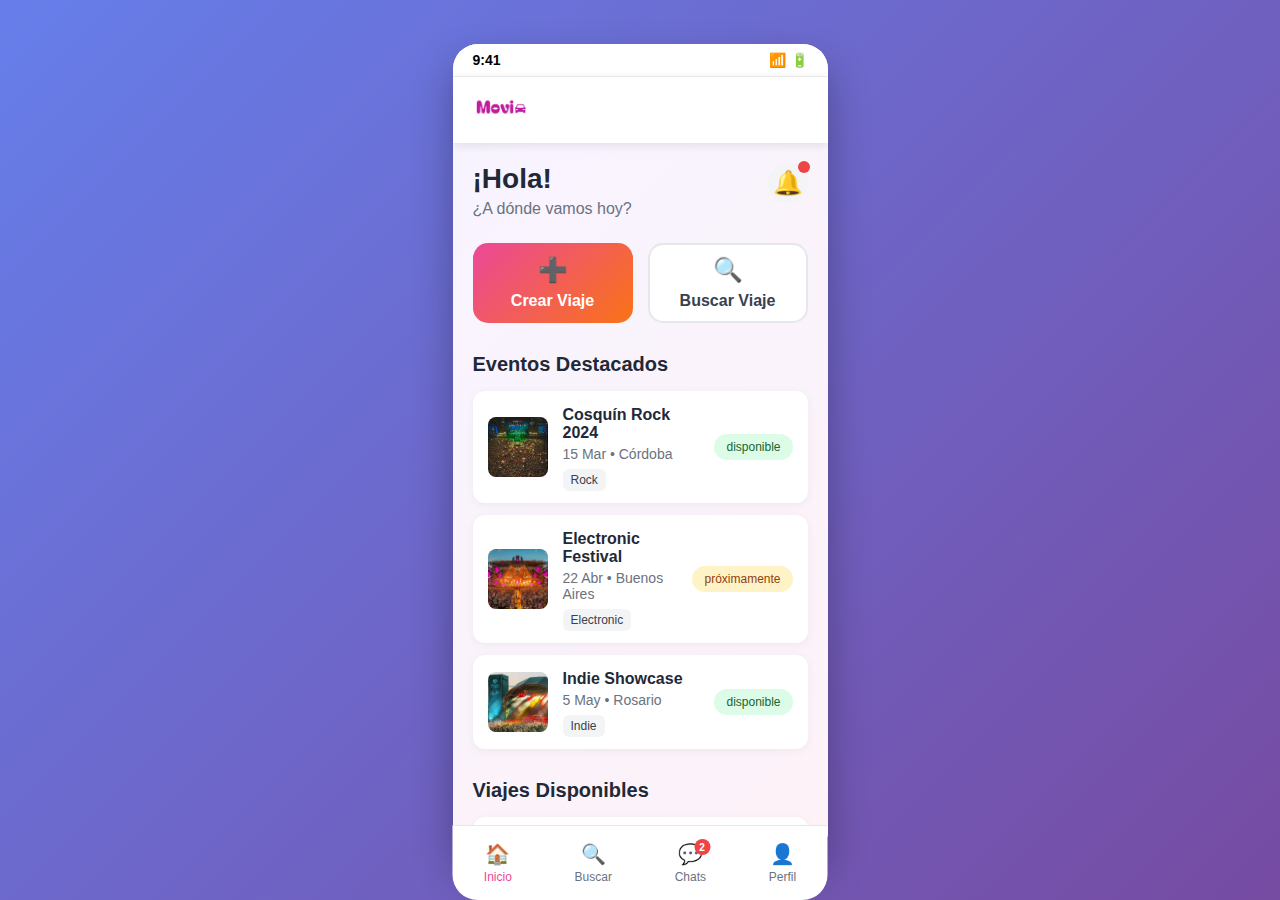
<file: movi-app.html>
<!DOCTYPE html>
<html lang="es">
<head>
    <meta charset="UTF-8">
    <meta name="viewport" content="width=device-width, initial-scale=1.0">
    <title>Movi - Tu viaje, mucho más que un destino</title>
    <link rel="stylesheet" href="styles.css">
</head>
<body>
    <div class="mobile-container">
        <!-- Status Bar -->
        <div class="status-bar">
            <span>9:41</span>
            <div class="status-icons">
                <span class="signal">📶</span>
                <span class="battery">🔋</span>
            </div>
        </div>

        <!-- App Header -->
        <div class="app-header">
            <img src="public/movi-logo-clean.png" alt="Movi Logo" class="logo">
        </div>

        <!-- Main Content -->
        <div class="main-content">
            <!-- Home Screen -->
            <div id="home-screen" class="screen active">
                <div class="welcome-section">
                    <div class="welcome-text">
                        <h1>¡Hola!</h1>
                        <p>¿A dónde vamos hoy?</p>
                    </div>
                    <div class="notification-icon">
                        <span class="bell">🔔</span>
                        <div class="notification-dot"></div>
                    </div>
                </div>

                <div class="quick-actions">
                    <button class="action-btn primary" onclick="showScreen('create')">
                        <span class="icon">➕</span>
                        <span>Crear Viaje</span>
                    </button>
                    <button class="action-btn secondary" onclick="showScreen('search')">
                        <span class="icon">🔍</span>
                        <span>Buscar Viaje</span>
                    </button>
                </div>

                <div class="section">
                    <h2>Eventos Destacados</h2>
                    <div class="events-list">
                        <div class="event-card">
                            <div class="event-image">
                                <img src="public/rock-festival.png" alt="Cosquín Rock">
                            </div>
                            <div class="event-info">
                                <h3>Cosquín Rock 2024</h3>
                                <p>15 Mar • Córdoba</p>
                                <span class="badge">Rock</span>
                            </div>
                            <span class="status available">disponible</span>
                        </div>
                        <div class="event-card">
                            <div class="event-image">
                                <img src="public/electronic-festival.png" alt="Electronic Festival">
                            </div>
                            <div class="event-info">
                                <h3>Electronic Festival</h3>
                                <p>22 Abr • Buenos Aires</p>
                                <span class="badge">Electronic</span>
                            </div>
                            <span class="status upcoming">próximamente</span>
                        </div>
                        <div class="event-card">
                            <div class="event-image">
                                <img src="public/indie-festival.png" alt="Indie Showcase">
                            </div>
                            <div class="event-info">
                                <h3>Indie Showcase</h3>
                                <p>5 May • Rosario</p>
                                <span class="badge">Indie</span>
                            </div>
                            <span class="status available">disponible</span>
                        </div>
                    </div>
                </div>

                <div class="section">
                    <h2>Viajes Disponibles</h2>
                    <div class="trips-list">
                        <div class="trip-card">
                            <div class="trip-header">
                                <div class="trip-info">
                                    <h3>Cosquín Rock 2024</h3>
                                    <p>por María José</p>
                                </div>
                                <div class="trip-price">
                                    <span class="price">$2,500</span>
                                    <span class="per-person">por persona</span>
                                </div>
                            </div>
                            <div class="trip-details">
                                <span>Buenos Aires → Córdoba</span>
                                <span>2/4 asientos</span>
                            </div>
                            <div class="trip-footer">
                                <span>15 Mar - 14:00</span>
                                <span>⭐ 4.9</span>
                            </div>
                        </div>
                        <div class="trip-card">
                            <div class="trip-header">
                                <div class="trip-info">
                                    <h3>Electronic Festival</h3>
                                    <p>por Lucas</p>
                                </div>
                                <div class="trip-price">
                                    <span class="price">$1,200</span>
                                    <span class="per-person">por persona</span>
                                </div>
                            </div>
                            <div class="trip-details">
                                <span>La Plata → Buenos Aires</span>
                                <span>1/3 asientos</span>
                            </div>
                            <div class="trip-footer">
                                <span>22 Abr - 16:30</span>
                                <span>⭐ 4.8</span>
                            </div>
                        </div>
                    </div>
                </div>
            </div>

            <!-- Create Trip Screen -->
            <div id="create-screen" class="screen">
                <div class="screen-header">
                    <button class="back-btn" onclick="showScreen('home')">←</button>
                    <h1>Crear Viaje</h1>
                </div>

                <div class="form-container">
                    <div class="form-group">
                        <div class="form-row">
                            <div class="form-field">
                                <label>Fecha</label>
                                <div class="input-with-icon">
                                    <input type="date" id="trip-date">
                                    <span class="input-icon">📅</span>
                                </div>
                            </div>
                            <div class="form-field">
                                <label>Hora</label>
                                <div class="input-with-icon">
                                    <input type="time" id="trip-time">
                                    <span class="input-icon">🕐</span>
                                </div>
                            </div>
                        </div>
                    </div>

                    <div class="form-group">
                        <label>Lugar de encuentro</label>
                        <div class="input-with-icon">
                            <input type="text" id="meeting-place" placeholder="Ej: Plaza San Martín, Buenos Aires...">
                            <span class="input-icon">📍</span>
                        </div>
                    </div>

                    <div class="form-group">
                        <label>Evento</label>
                        <div class="event-selector">
                            <div class="event-option" onclick="selectEvent(1)">
                                <div class="event-option-image">
                                    <img src="public/rock-festival.png" alt="Cosquín Rock">
                                </div>
                                <div class="event-option-info">
                                    <h3>Cosquín Rock 2024</h3>
                                    <p>15 Mar • Córdoba</p>
                                </div>
                                <span class="music-icon">🎵</span>
                            </div>
                            <div class="event-option" onclick="selectEvent(2)">
                                <div class="event-option-image">
                                    <img src="public/electronic-festival.png" alt="Electronic Festival">
                                </div>
                                <div class="event-option-info">
                                    <h3>Electronic Festival</h3>
                                    <p>22 Abr • Buenos Aires</p>
                                </div>
                                <span class="music-icon">🎵</span>
                            </div>
                            <div class="event-option" onclick="selectEvent(3)">
                                <div class="event-option-image">
                                    <img src="public/indie-festival.png" alt="Indie Showcase">
                                </div>
                                <div class="event-option-info">
                                    <h3>Indie Showcase</h3>
                                    <p>5 May • Rosario</p>
                                </div>
                                <span class="music-icon">🎵</span>
                            </div>
                        </div>
                    </div>

                    <div class="form-group">
                        <div class="form-row">
                            <div class="form-field">
                                <label>Pasajeros</label>
                                <div class="input-with-icon">
                                    <input type="number" id="passengers" min="1" max="4" value="3">
                                    <span class="input-icon">👥</span>
                                </div>
                            </div>
                            <div class="form-field">
                                <label>Precio por persona</label>
                                <div class="input-with-icon">
                                    <input type="number" id="price" placeholder="2500">
                                    <span class="input-icon">💰</span>
                                </div>
                            </div>
                        </div>
                    </div>

                    <div class="form-group">
                        <label>Descripción</label>
                        <textarea id="description" placeholder="Ej: Viaje al Cosquín Rock! Salimos temprano, buena música en el auto..." maxlength="200" oninput="updateCharCount()"></textarea>
                        <div class="char-count">
                            <span id="char-remaining">200</span> caracteres restantes
                        </div>
                    </div>

                    <div class="form-actions">
                        <button class="btn primary full-width" onclick="createTrip()">
                            <span class="icon">🚗</span>
                            Crear Viaje
                        </button>
                        <button class="btn secondary full-width" onclick="showScreen('home')">
                            Cancelar
                        </button>
                    </div>
                </div>
            </div>

            <!-- Search Screen -->
            <div id="search-screen" class="screen">
                <div class="screen-header">
                    <button class="back-btn" onclick="showScreen('home')">←</button>
                    <h1>Buscar Viajes</h1>
                </div>

                <div class="search-container">
                    <div class="search-filters">
                        <div class="input-with-icon">
                            <input type="text" placeholder="¿A qué evento querés ir?">
                            <span class="input-icon">🔍</span>
                        </div>
                        <div class="filter-row">
                            <input type="date" placeholder="Fecha">
                            <input type="text" placeholder="Desde">
                        </div>
                    </div>

                    <div class="section">
                        <h2>Viajes Disponibles</h2>
                        <div class="search-results">
                            <div class="search-trip-card">
                                <div class="trip-header">
                                    <div class="trip-info">
                                        <h3>Cosquín Rock 2024</h3>
                                        <div class="driver-info">
                                            <div class="driver-avatar">MJ</div>
                                            <span>María José</span>
                                            <span>⭐ 4.9</span>
                                        </div>
                                    </div>
                                    <div class="trip-price">
                                        <span class="price">$2,500</span>
                                        <span class="per-person">por persona</span>
                                    </div>
                                </div>
                                <div class="trip-details">
                                    <div class="detail-row">
                                        <span>📍 Buenos Aires → Córdoba</span>
                                        <span>🕐 15 Mar - 14:00</span>
                                    </div>
                                    <div class="detail-row">
                                        <span>👥 2/4 disponibles</span>
                                        <span class="verified-badge">Verificado</span>
                                    </div>
                                </div>
                                <button class="btn primary full-width" onclick="requestTrip()">
                                    Solicitar Viaje
                                </button>
                            </div>
                            <div class="search-trip-card">
                                <div class="trip-header">
                                    <div class="trip-info">
                                        <h3>Electronic Festival</h3>
                                        <div class="driver-info">
                                            <div class="driver-avatar">LC</div>
                                            <span>Lucas</span>
                                            <span>⭐ 4.8</span>
                                        </div>
                                    </div>
                                    <div class="trip-price">
                                        <span class="price">$1,200</span>
                                        <span class="per-person">por persona</span>
                                    </div>
                                </div>
                                <div class="trip-details">
                                    <div class="detail-row">
                                        <span>📍 La Plata → Buenos Aires</span>
                                        <span>🕐 22 Abr - 16:30</span>
                                    </div>
                                    <div class="detail-row">
                                        <span>👥 1/3 disponibles</span>
                                        <span class="verified-badge">Verificado</span>
                                    </div>
                                </div>
                                <button class="btn primary full-width" onclick="requestTrip()">
                                    Solicitar Viaje
                                </button>
                            </div>
                        </div>
                    </div>
                </div>
            </div>

            <!-- Chat Screen -->
            <div id="chat-screen" class="screen">
                <div class="screen-header">
                    <button class="back-btn" onclick="showScreen('home')">←</button>
                    <h1>Mensajes</h1>
                    <button class="header-btn" onclick="showNotifications()">🔔</button>
                </div>

                <div class="chat-container">
                    <div class="chat-list">
                        <div class="chat-item" onclick="openChat('maria')">
                            <div class="chat-avatar">MJ</div>
                            <div class="chat-info">
                                <div class="chat-header">
                                    <h3>María José</h3>
                                    <span class="chat-time">14:30</span>
                                </div>
                                <p class="chat-preview">¡Perfecto! Nos vemos mañana a las 14:00 en Plaza San Martín</p>
                                <div class="chat-badges">
                                    <span class="trip-badge">Cosquín Rock</span>
                                    <span class="unread-badge">2</span>
                                </div>
                            </div>
                        </div>
                        <div class="chat-item" onclick="openChat('lucas')">
                            <div class="chat-avatar">LC</div>
                            <div class="chat-info">
                                <div class="chat-header">
                                    <h3>Lucas</h3>
                                    <span class="chat-time">12:15</span>
                                </div>
                                <p class="chat-preview">¿Llevamos algo para el viaje?</p>
                                <div class="chat-badges">
                                    <span class="trip-badge">Electronic Festival</span>
                                </div>
                            </div>
                        </div>
                        <div class="chat-item" onclick="openChat('valentina')">
                            <div class="chat-avatar">VS</div>
                            <div class="chat-info">
                                <div class="chat-header">
                                    <h3>Valentina</h3>
                                    <span class="chat-time">Ayer</span>
                                </div>
                                <p class="chat-preview">Gracias por el viaje! Todo perfecto 🎵</p>
                                <div class="chat-badges">
                                    <span class="trip-badge completed">Completado</span>
                                </div>
                            </div>
                        </div>
                    </div>
                </div>
            </div>

            <!-- Individual Chat Screen -->
            <div id="individual-chat-screen" class="screen">
                <div class="chat-header-bar">
                    <button class="back-btn" onclick="showScreen('chat')">←</button>
                    <div class="chat-user-info">
                        <div class="chat-avatar small" id="current-chat-avatar">MJ</div>
                        <div>
                            <h3 id="current-chat-name">María José</h3>
                            <p class="online-status">En línea</p>
                        </div>
                    </div>
                    <button class="header-btn" onclick="showTripDetails()">ℹ️</button>
                </div>

                <div class="chat-messages" id="chat-messages">
                    <div class="message received">
                        <div class="message-content">
                            <p>¡Hola! Vi que te interesa ir al Cosquín Rock</p>
                            <span class="message-time">14:20</span>
                        </div>
                    </div>
                    <div class="message sent">
                        <div class="message-content">
                            <p>¡Sí! ¿Cuándo salimos?</p>
                            <span class="message-time">14:22</span>
                        </div>
                    </div>
                    <div class="message received">
                        <div class="message-content">
                            <p>Mañana a las 14:00 desde Plaza San Martín. ¿Te parece bien?</p>
                            <span class="message-time">14:25</span>
                        </div>
                    </div>
                    <div class="message sent">
                        <div class="message-content">
                            <p>¡Perfecto! Ahí estaré 🎸</p>
                            <span class="message-time">14:30</span>
                        </div>
                    </div>
                </div>

                <div class="chat-input-container">
                    <div class="chat-input-bar">
                        <input type="text" id="message-input" placeholder="Escribe un mensaje...">
                        <button class="send-btn" onclick="sendMessage()">📤</button>
                    </div>
                </div>
            </div>

            <!-- Profile Screen -->
            <div id="profile-screen" class="screen">
                <div class="screen-header">
                    <button class="back-btn" onclick="showScreen('home')">←</button>
                    <h1>Mi Perfil</h1>
                    <button class="header-btn" onclick="editProfile()">✏️</button>
                </div>

                <div class="profile-container">
                    <div class="profile-header">
                        <div class="profile-avatar-large">
                            <span id="user-initials">TU</span>
                        </div>
                        <h2 id="user-name">Tu Usuario</h2>
                        <div class="profile-rating">
                            <span>⭐ 4.9</span>
                            <span class="rating-count">(47 viajes)</span>
                        </div>
                        <div class="profile-badges">
                            <span class="badge verified">✓ Verificado</span>
                            <span class="badge experienced">🏆 Conductor Experto</span>
                        </div>
                    </div>

                    <div class="profile-stats">
                        <div class="stat-item">
                            <span class="stat-number">47</span>
                            <span class="stat-label">Viajes</span>
                        </div>
                        <div class="stat-item">
                            <span class="stat-number">23</span>
                            <span class="stat-label">Como conductor</span>
                        </div>
                        <div class="stat-item">
                            <span class="stat-number">24</span>
                            <span class="stat-label">Como pasajero</span>
                        </div>
                    </div>

                    <div class="profile-sections">
                        <div class="profile-section">
                            <h3>Información Personal</h3>
                            <div class="info-item">
                                <span class="info-label">📧 Email:</span>
                                <span class="info-value">usuario@email.com</span>
                            </div>
                            <div class="info-item">
                                <span class="info-label">📱 Teléfono:</span>
                                <span class="info-value">+54 11 1234-5678</span>
                            </div>
                            <div class="info-item">
                                <span class="info-label">📍 Ciudad:</span>
                                <span class="info-value">Buenos Aires</span>
                            </div>
                        </div>

                        <div class="profile-section">
                            <h3>Preferencias Musicales</h3>
                            <div class="music-preferences">
                                <span class="music-tag">🎸 Rock</span>
                                <span class="music-tag">🎵 Pop</span>
                                <span class="music-tag">🎤 Indie</span>
                                <span class="music-tag">🎧 Electronic</span>
                            </div>
                        </div>

                        <div class="profile-section">
                            <h3>Historial Reciente</h3>
                            <div class="trip-history">
                                <div class="history-item">
                                    <div class="history-icon">🎸</div>
                                    <div class="history-info">
                                        <h4>Cosquín Rock 2024</h4>
                                        <p>Conductor • 15 Mar 2024</p>
                                    </div>
                                    <span class="history-rating">⭐ 4.9</span>
                                </div>
                                <div class="history-item">
                                    <div class="history-icon">🎵</div>
                                    <div class="history-info">
                                        <h4>Lollapalooza</h4>
                                        <p>Pasajero • 28 Feb 2024</p>
                                    </div>
                                    <span class="history-rating">⭐ 5.0</span>
                                </div>
                            </div>
                        </div>

                        <div class="profile-actions">
                            <button class="btn secondary full-width" onclick="showSettings()">
                                ⚙️ Configuración
                            </button>
                            <button class="btn secondary full-width" onclick="showHelp()">
                                ❓ Ayuda y Soporte
                            </button>
                            <button class="btn danger full-width" onclick="logout()">
                                🚪 Cerrar Sesión
                            </button>
                        </div>
                    </div>
                </div>
            </div>

            <!-- Notifications Overlay -->
            <div id="notifications-overlay" class="overlay">
                <div class="notifications-panel">
                    <div class="notifications-header">
                        <h3>Notificaciones</h3>
                        <button class="close-btn" onclick="hideNotifications()">✕</button>
                    </div>
                    <div class="notifications-list">
                        <div class="notification-item unread">
                            <div class="notification-icon">💬</div>
                            <div class="notification-content">
                                <h4>Nuevo mensaje de María José</h4>
                                <p>¡Perfecto! Nos vemos mañana a las 14:00...</p>
                                <span class="notification-time">Hace 5 min</span>
                            </div>
                        </div>
                        <div class="notification-item unread">
                            <div class="notification-icon">🚗</div>
                            <div class="notification-content">
                                <h4>Viaje confirmado</h4>
                                <p>Tu viaje al Cosquín Rock ha sido confirmado</p>
                                <span class="notification-time">Hace 1 hora</span>
                            </div>
                        </div>
                        <div class="notification-item">
                            <div class="notification-icon">⭐</div>
                            <div class="notification-content">
                                <h4>Nueva calificación recibida</h4>
                                <p>Valentina te calificó con 5 estrellas</p>
                                <span class="notification-time">Ayer</span>
                            </div>
                        </div>
                    </div>
                </div>
            </div>
        </div>

        <!-- Bottom Navigation -->
        <div class="bottom-nav">
            <button class="nav-btn active" onclick="showScreen('home')">
                <span class="nav-icon">🏠</span>
                <span class="nav-label">Inicio</span>
            </button>
            <button class="nav-btn" onclick="showScreen('search')">
                <span class="nav-icon">🔍</span>
                <span class="nav-label">Buscar</span>
            </button>
            <button class="nav-btn" onclick="showScreen('chat')">
                <span class="nav-icon">💬</span>
                <span class="nav-label">Chats</span>
                <div class="nav-badge">3</div>
            </button>
            <button class="nav-btn" onclick="showScreen('profile')">
                <span class="nav-icon">👤</span>
                <span class="nav-label">Perfil</span>
            </button>
        </div>
    </div>

    <script src="script.js"></script>
</body>
</html>
</file>
<file: styles.css>
* {
  margin: 0;
  padding: 0;
  box-sizing: border-box;
}

body {
  font-family: -apple-system, BlinkMacSystemFont, "Segoe UI", Roboto, sans-serif;
  background: linear-gradient(135deg, #667eea 0%, #764ba2 100%);
  min-height: 100vh;
  display: flex;
  justify-content: center;
  align-items: center;
  padding: 20px;
}

.mobile-container {
  width: 375px;
  height: 812px;
  background: white;
  border-radius: 25px;
  overflow: hidden;
  box-shadow: 0 20px 40px rgba(0, 0, 0, 0.3);
  position: relative;
  display: flex;
  flex-direction: column;
}

/* Status Bar */
.status-bar {
  background: white;
  padding: 8px 20px;
  display: flex;
  justify-content: space-between;
  align-items: center;
  font-size: 14px;
  font-weight: 600;
  border-bottom: 1px solid #f0f0f0;
}

.status-icons {
  display: flex;
  gap: 5px;
  align-items: center;
}

/* App Header */
.app-header {
  background: white;
  padding: 15px 20px;
  box-shadow: 0 2px 10px rgba(0, 0, 0, 0.1);
  z-index: 10;
}

.logo {
  height: 32px;
  width: auto;
}

/* Main Content */
.main-content {
  flex: 1;
  background: linear-gradient(135deg, #f8f4ff 0%, #fdf2f8 100%);
  overflow-y: auto;
  padding: 20px;
  padding-bottom: 80px;
}

.screen {
  display: none;
}

.screen.active {
  display: block;
}

/* Welcome Section */
.welcome-section {
  display: flex;
  justify-content: space-between;
  align-items: flex-start;
  margin-bottom: 25px;
}

.welcome-text h1 {
  font-size: 28px;
  font-weight: 700;
  color: #1f2937;
  margin-bottom: 5px;
}

.welcome-text p {
  color: #6b7280;
  font-size: 16px;
}

.notification-icon {
  position: relative;
}

.bell {
  font-size: 24px;
}

.notification-dot {
  position: absolute;
  top: -2px;
  right: -2px;
  width: 12px;
  height: 12px;
  background: #ef4444;
  border-radius: 50%;
}

/* Quick Actions */
.quick-actions {
  display: grid;
  grid-template-columns: 1fr 1fr;
  gap: 15px;
  margin-bottom: 30px;
}

.action-btn {
  height: 80px;
  border: none;
  border-radius: 15px;
  display: flex;
  flex-direction: column;
  align-items: center;
  justify-content: center;
  gap: 8px;
  font-size: 16px;
  font-weight: 600;
  cursor: pointer;
  transition: all 0.3s ease;
}

.action-btn.primary {
  background: linear-gradient(135deg, #ec4899 0%, #f97316 100%);
  color: white;
}

.action-btn.secondary {
  background: white;
  color: #374151;
  border: 2px solid #e5e7eb;
}

.action-btn:hover {
  transform: translateY(-2px);
  box-shadow: 0 10px 20px rgba(0, 0, 0, 0.1);
}

.action-btn .icon {
  font-size: 24px;
}

/* Sections */
.section {
  margin-bottom: 30px;
}

.section h2 {
  font-size: 20px;
  font-weight: 700;
  color: #1f2937;
  margin-bottom: 15px;
}

/* Event Cards */
.events-list {
  display: flex;
  flex-direction: column;
  gap: 12px;
}

.event-card {
  background: white;
  border-radius: 12px;
  padding: 15px;
  display: flex;
  align-items: center;
  gap: 15px;
  box-shadow: 0 2px 10px rgba(0, 0, 0, 0.05);
  transition: transform 0.2s ease;
}

.event-card:hover {
  transform: translateY(-2px);
}

.event-image {
  width: 60px;
  height: 60px;
  border-radius: 8px;
  overflow: hidden;
}

.event-image img {
  width: 100%;
  height: 100%;
  object-fit: cover;
}

.event-info {
  flex: 1;
}

.event-info h3 {
  font-size: 16px;
  font-weight: 600;
  color: #1f2937;
  margin-bottom: 4px;
}

.event-info p {
  color: #6b7280;
  font-size: 14px;
  margin-bottom: 8px;
}

.badge {
  background: #f3f4f6;
  color: #374151;
  padding: 4px 8px;
  border-radius: 6px;
  font-size: 12px;
  font-weight: 500;
}

.status {
  padding: 6px 12px;
  border-radius: 20px;
  font-size: 12px;
  font-weight: 500;
}

.status.available {
  background: #dcfce7;
  color: #166534;
}

.status.upcoming {
  background: #fef3c7;
  color: #92400e;
}

/* Trip Cards */
.trips-list {
  display: flex;
  flex-direction: column;
  gap: 15px;
}

.trip-card {
  background: white;
  border-radius: 12px;
  padding: 20px;
  box-shadow: 0 2px 10px rgba(0, 0, 0, 0.05);
}

.trip-header {
  display: flex;
  justify-content: space-between;
  align-items: flex-start;
  margin-bottom: 15px;
}

.trip-info h3 {
  font-size: 16px;
  font-weight: 600;
  color: #1f2937;
  margin-bottom: 4px;
}

.trip-info p {
  color: #6b7280;
  font-size: 14px;
}

.trip-price {
  text-align: right;
}

.price {
  font-size: 18px;
  font-weight: 700;
  color: #059669;
}

.per-person {
  display: block;
  font-size: 12px;
  color: #6b7280;
}

.trip-details {
  display: flex;
  justify-content: space-between;
  color: #6b7280;
  font-size: 14px;
  margin-bottom: 10px;
}

.trip-footer {
  display: flex;
  justify-content: space-between;
  color: #6b7280;
  font-size: 14px;
}

/* Screen Header */
.screen-header {
  display: flex;
  align-items: center;
  gap: 15px;
  margin-bottom: 25px;
}

.back-btn {
  background: none;
  border: none;
  font-size: 24px;
  cursor: pointer;
  color: #374151;
  padding: 5px;
}

.screen-header h1 {
  font-size: 24px;
  font-weight: 700;
  color: #1f2937;
}

/* Form Styles */
.form-container {
  background: white;
  border-radius: 15px;
  padding: 25px;
  box-shadow: 0 4px 20px rgba(0, 0, 0, 0.08);
}

.form-group {
  margin-bottom: 25px;
}

.form-row {
  display: grid;
  grid-template-columns: 1fr 1fr;
  gap: 15px;
  margin-top: 15px;
}

.filter-row input {
  padding: 12px 15px;
  border: 2px solid #e5e7eb;
  border-radius: 10px;
  font-size: 16px;
}

.form-field label,
.form-group > label {
  display: block;
  font-size: 14px;
  font-weight: 600;
  color: #374151;
  margin-bottom: 8px;
}

.input-with-icon {
  position: relative;
}

.input-with-icon input {
  width: 100%;
  padding: 12px 40px 12px 15px;
  border: 2px solid #e5e7eb;
  border-radius: 10px;
  font-size: 16px;
  transition: border-color 0.3s ease;
}

.input-with-icon input:focus {
  outline: none;
  border-color: #ec4899;
}

.input-icon {
  position: absolute;
  right: 12px;
  top: 50%;
  transform: translateY(-50%);
  font-size: 16px;
}

textarea {
  width: 100%;
  padding: 15px;
  border: 2px solid #e5e7eb;
  border-radius: 10px;
  font-size: 16px;
  font-family: inherit;
  resize: vertical;
  min-height: 80px;
  transition: border-color 0.3s ease;
}

textarea:focus {
  outline: none;
  border-color: #ec4899;
}

.char-count {
  text-align: right;
  font-size: 12px;
  color: #6b7280;
  margin-top: 5px;
}

/* Event Selector */
.event-selector {
  display: flex;
  flex-direction: column;
  gap: 10px;
}

.event-option {
  display: flex;
  align-items: center;
  gap: 15px;
  padding: 15px;
  border: 2px solid #e5e7eb;
  border-radius: 12px;
  cursor: pointer;
  transition: all 0.3s ease;
}

.event-option:hover {
  border-color: #ec4899;
  background: #fdf2f8;
}

.event-option.selected {
  border-color: #ec4899;
  background: #fdf2f8;
}

.event-option-image {
  width: 50px;
  height: 50px;
  border-radius: 8px;
  overflow: hidden;
}

.event-option-image img {
  width: 100%;
  height: 100%;
  object-fit: cover;
}

.event-option-info {
  flex: 1;
}

.event-option-info h3 {
  font-size: 16px;
  font-weight: 600;
  color: #1f2937;
  margin-bottom: 4px;
}

.event-option-info p {
  color: #6b7280;
  font-size: 14px;
}

.music-icon {
  font-size: 18px;
}

/* Form Actions */
.form-actions {
  display: flex;
  flex-direction: column;
  gap: 12px;
  margin-top: 30px;
}

.btn {
  padding: 15px 20px;
  border: none;
  border-radius: 12px;
  font-size: 16px;
  font-weight: 600;
  cursor: pointer;
  transition: all 0.3s ease;
  display: flex;
  align-items: center;
  justify-content: center;
  gap: 8px;
}

.btn.primary {
  background: linear-gradient(135deg, #ec4899 0%, #f97316 100%);
  color: white;
}

.btn.secondary {
  background: white;
  color: #374151;
  border: 2px solid #e5e7eb;
}

.btn.full-width {
  width: 100%;
}

.btn:hover {
  transform: translateY(-2px);
  box-shadow: 0 8px 20px rgba(0, 0, 0, 0.15);
}

/* Search Styles */
.search-container {
  display: flex;
  flex-direction: column;
  gap: 25px;
}

.search-filters {
  background: white;
  padding: 20px;
  border-radius: 12px;
  box-shadow: 0 2px 10px rgba(0, 0, 0, 0.05);
}

.filter-row {
  display: grid;
  grid-template-columns: 1fr 1fr;
  gap: 15px;
  margin-top: 15px;
}

.search-results {
  display: flex;
  flex-direction: column;
  gap: 20px;
}

.search-trip-card {
  background: white;
  border-radius: 12px;
  padding: 20px;
  box-shadow: 0 4px 15px rgba(0, 0, 0, 0.08);
  transition: transform 0.2s ease;
}

.search-trip-card:hover {
  transform: translateY(-2px);
}

.driver-info {
  display: flex;
  align-items: center;
  gap: 8px;
  margin-top: 5px;
}

.driver-avatar {
  width: 24px;
  height: 24px;
  background: linear-gradient(135deg, #ec4899 0%, #f97316 100%);
  color: white;
  border-radius: 50%;
  display: flex;
  align-items: center;
  justify-content: center;
  font-size: 12px;
  font-weight: 600;
}

.detail-row {
  display: flex;
  justify-content: space-between;
  margin-bottom: 8px;
  font-size: 14px;
  color: #6b7280;
}

.verified-badge {
  background: #dcfce7;
  color: #166534;
  padding: 2px 8px;
  border-radius: 12px;
  font-size: 12px;
  font-weight: 500;
}

/* Bottom Navigation */
.bottom-nav {
  position: fixed;
  bottom: 0;
  left: 50%;
  transform: translateX(-50%);
  width: 375px;
  background: white;
  border-top: 1px solid #e5e7eb;
  display: flex;
  justify-content: space-around;
  padding: 8px 0;
  border-radius: 0 0 25px 25px;
}

.nav-btn {
  background: none;
  border: none;
  display: flex;
  flex-direction: column;
  align-items: center;
  gap: 4px;
  padding: 8px 12px;
  cursor: pointer;
  color: #6b7280;
  transition: color 0.3s ease;
}

.nav-btn.active {
  color: #ec4899;
}

.nav-icon {
  font-size: 20px;
}

.nav-label {
  font-size: 12px;
  font-weight: 500;
}

/* Responsive */
@media (max-width: 400px) {
  body {
    padding: 10px;
  }

  .mobile-container {
    width: 100%;
    height: 100vh;
    border-radius: 0;
  }

  .bottom-nav {
    width: 100%;
    border-radius: 0;
  }
}

/* Animations */
@keyframes slideIn {
  from {
    opacity: 0;
    transform: translateX(20px);
  }
  to {
    opacity: 1;
    transform: translateX(0);
  }
}

.screen.active {
  animation: slideIn 0.3s ease;
}

/* Chat Styles */
.chat-container {
  display: flex;
  flex-direction: column;
  height: 100%;
}

.chat-list {
  display: flex;
  flex-direction: column;
  gap: 1px;
  background: #f3f4f6;
}

.chat-item {
  background: white;
  padding: 15px 20px;
  display: flex;
  align-items: center;
  gap: 15px;
  cursor: pointer;
  transition: background-color 0.2s ease;
}

.chat-item:hover {
  background: #f9fafb;
}

.chat-avatar {
  width: 50px;
  height: 50px;
  background: linear-gradient(135deg, #ec4899 0%, #f97316 100%);
  color: white;
  border-radius: 50%;
  display: flex;
  align-items: center;
  justify-content: center;
  font-weight: 600;
  font-size: 16px;
}

.chat-avatar.small {
  width: 35px;
  height: 35px;
  font-size: 14px;
}

.chat-info {
  flex: 1;
}

.chat-header {
  display: flex;
  justify-content: space-between;
  align-items: center;
  margin-bottom: 5px;
}

.chat-header h3 {
  font-size: 16px;
  font-weight: 600;
  color: #1f2937;
}

.chat-time {
  font-size: 12px;
  color: #6b7280;
}

.chat-preview {
  color: #6b7280;
  font-size: 14px;
  margin-bottom: 8px;
  display: -webkit-box;
  -webkit-line-clamp: 1;
  -webkit-box-orient: vertical;
  overflow: hidden;
}

.chat-badges {
  display: flex;
  align-items: center;
  gap: 8px;
}

.trip-badge {
  background: #e0e7ff;
  color: #3730a3;
  padding: 2px 8px;
  border-radius: 12px;
  font-size: 11px;
  font-weight: 500;
}

.trip-badge.completed {
  background: #dcfce7;
  color: #166534;
}

.unread-badge {
  background: #ef4444;
  color: white;
  padding: 2px 6px;
  border-radius: 10px;
  font-size: 11px;
  font-weight: 600;
  min-width: 18px;
  text-align: center;
}

/* Individual Chat Styles */
.chat-header-bar {
  background: white;
  padding: 15px 20px;
  display: flex;
  align-items: center;
  gap: 15px;
  box-shadow: 0 2px 10px rgba(0, 0, 0, 0.05);
  position: sticky;
  top: 0;
  z-index: 10;
}

.chat-user-info {
  flex: 1;
  display: flex;
  align-items: center;
  gap: 12px;
}

.chat-user-info h3 {
  font-size: 16px;
  font-weight: 600;
  color: #1f2937;
  margin: 0;
}

.online-status {
  font-size: 12px;
  color: #059669;
  margin: 0;
}

.chat-messages {
  flex: 1;
  padding: 20px;
  display: flex;
  flex-direction: column;
  gap: 15px;
  overflow-y: auto;
  background: #f9fafb;
}

.message {
  display: flex;
}

.message.sent {
  justify-content: flex-end;
}

.message-content {
  max-width: 70%;
  padding: 12px 16px;
  border-radius: 18px;
  position: relative;
}

.message.received .message-content {
  background: white;
  border-bottom-left-radius: 4px;
}

.message.sent .message-content {
  background: linear-gradient(135deg, #ec4899 0%, #f97316 100%);
  color: white;
  border-bottom-right-radius: 4px;
}

.message-content p {
  margin: 0;
  font-size: 15px;
  line-height: 1.4;
}

.message-time {
  font-size: 11px;
  opacity: 0.7;
  display: block;
  margin-top: 4px;
}

.chat-input-container {
  background: white;
  padding: 15px 20px;
  border-top: 1px solid #e5e7eb;
}

.chat-input-bar {
  display: flex;
  align-items: center;
  gap: 10px;
  background: #f3f4f6;
  border-radius: 25px;
  padding: 8px 15px;
}

.chat-input-bar input {
  flex: 1;
  border: none;
  background: none;
  outline: none;
  font-size: 15px;
  padding: 8px 0;
}

.send-btn {
  background: linear-gradient(135deg, #ec4899 0%, #f97316 100%);
  border: none;
  border-radius: 50%;
  width: 35px;
  height: 35px;
  display: flex;
  align-items: center;
  justify-content: center;
  cursor: pointer;
  font-size: 16px;
}

/* Profile Styles */
.profile-container {
  display: flex;
  flex-direction: column;
  gap: 25px;
}

.profile-header {
  background: white;
  padding: 30px 20px;
  border-radius: 15px;
  text-align: center;
  box-shadow: 0 4px 20px rgba(0, 0, 0, 0.08);
}

.profile-avatar-large {
  width: 80px;
  height: 80px;
  background: linear-gradient(135deg, #ec4899 0%, #f97316 100%);
  color: white;
  border-radius: 50%;
  display: flex;
  align-items: center;
  justify-content: center;
  font-size: 28px;
  font-weight: 600;
  margin: 0 auto 15px;
}

.profile-header h2 {
  font-size: 24px;
  font-weight: 700;
  color: #1f2937;
  margin-bottom: 8px;
}

.profile-rating {
  display: flex;
  align-items: center;
  justify-content: center;
  gap: 8px;
  margin-bottom: 15px;
}

.rating-count {
  color: #6b7280;
  font-size: 14px;
}

.profile-badges {
  display: flex;
  justify-content: center;
  gap: 10px;
  flex-wrap: wrap;
}

.badge.verified {
  background: #dcfce7;
  color: #166534;
}

.badge.experienced {
  background: #fef3c7;
  color: #92400e;
}

.profile-stats {
  display: grid;
  grid-template-columns: repeat(3, 1fr);
  gap: 20px;
  background: white;
  padding: 20px;
  border-radius: 15px;
  box-shadow: 0 4px 20px rgba(0, 0, 0, 0.08);
}

.stat-item {
  text-align: center;
}

.stat-number {
  display: block;
  font-size: 24px;
  font-weight: 700;
  color: #1f2937;
  margin-bottom: 4px;
}

.stat-label {
  font-size: 12px;
  color: #6b7280;
  font-weight: 500;
}

.profile-sections {
  display: flex;
  flex-direction: column;
  gap: 20px;
}

.profile-section {
  background: white;
  padding: 20px;
  border-radius: 15px;
  box-shadow: 0 4px 20px rgba(0, 0, 0, 0.08);
}

.profile-section h3 {
  font-size: 18px;
  font-weight: 600;
  color: #1f2937;
  margin-bottom: 15px;
}

.info-item {
  display: flex;
  justify-content: space-between;
  align-items: center;
  padding: 10px 0;
  border-bottom: 1px solid #f3f4f6;
}

.info-item:last-child {
  border-bottom: none;
}

.info-label {
  font-size: 14px;
  color: #6b7280;
}

.info-value {
  font-size: 14px;
  font-weight: 500;
  color: #1f2937;
}

.music-preferences {
  display: flex;
  flex-wrap: wrap;
  gap: 8px;
}

.music-tag {
  background: #f3f4f6;
  color: #374151;
  padding: 6px 12px;
  border-radius: 20px;
  font-size: 13px;
  font-weight: 500;
}

.trip-history {
  display: flex;
  flex-direction: column;
  gap: 12px;
}

.history-item {
  display: flex;
  align-items: center;
  gap: 15px;
  padding: 12px 0;
  border-bottom: 1px solid #f3f4f6;
}

.history-item:last-child {
  border-bottom: none;
}

.history-icon {
  width: 40px;
  height: 40px;
  background: #f3f4f6;
  border-radius: 50%;
  display: flex;
  align-items: center;
  justify-content: center;
  font-size: 18px;
}

.history-info {
  flex: 1;
}

.history-info h4 {
  font-size: 15px;
  font-weight: 600;
  color: #1f2937;
  margin-bottom: 2px;
}

.history-info p {
  font-size: 13px;
  color: #6b7280;
}

.history-rating {
  font-size: 14px;
  font-weight: 500;
}

.profile-actions {
  display: flex;
  flex-direction: column;
  gap: 12px;
  margin-top: 10px;
}

.btn.danger {
  background: #fee2e2;
  color: #dc2626;
  border: 2px solid #fecaca;
}

.btn.danger:hover {
  background: #fecaca;
}

/* Notifications Overlay */
.overlay {
  position: fixed;
  top: 0;
  left: 0;
  width: 100%;
  height: 100%;
  background: rgba(0, 0, 0, 0.5);
  display: none;
  align-items: flex-start;
  justify-content: center;
  z-index: 1000;
  padding-top: 60px;
}

.overlay.active {
  display: flex;
}

.notifications-panel {
  background: white;
  width: 90%;
  max-width: 350px;
  border-radius: 15px;
  box-shadow: 0 20px 40px rgba(0, 0, 0, 0.3);
  max-height: 70vh;
  overflow: hidden;
  display: flex;
  flex-direction: column;
}

.notifications-header {
  padding: 20px;
  border-bottom: 1px solid #e5e7eb;
  display: flex;
  justify-content: space-between;
  align-items: center;
}

.notifications-header h3 {
  font-size: 18px;
  font-weight: 600;
  color: #1f2937;
}

.close-btn {
  background: none;
  border: none;
  font-size: 18px;
  cursor: pointer;
  color: #6b7280;
  padding: 5px;
}

.notifications-list {
  flex: 1;
  overflow-y: auto;
}

.notification-item {
  padding: 15px 20px;
  border-bottom: 1px solid #f3f4f6;
  display: flex;
  gap: 15px;
  cursor: pointer;
  transition: background-color 0.2s ease;
}

.notification-item:hover {
  background: #f9fafb;
}

.notification-item.unread {
  background: #fef7ff;
  border-left: 3px solid #ec4899;
}

.notification-icon {
  width: 40px;
  height: 40px;
  background: #f3f4f6;
  border-radius: 50%;
  display: flex;
  align-items: center;
  justify-content: center;
  font-size: 18px;
  flex-shrink: 0;
}

.notification-content {
  flex: 1;
}

.notification-content h4 {
  font-size: 15px;
  font-weight: 600;
  color: #1f2937;
  margin-bottom: 4px;
}

.notification-content p {
  font-size: 13px;
  color: #6b7280;
  margin-bottom: 6px;
  display: -webkit-box;
  -webkit-line-clamp: 2;
  -webkit-box-orient: vertical;
  overflow: hidden;
}

.notification-time {
  font-size: 12px;
  color: #9ca3af;
}

/* Header Button */
.header-btn {
  background: none;
  border: none;
  font-size: 18px;
  cursor: pointer;
  color: #6b7280;
  padding: 5px;
}

/* Navigation Badge */
.nav-btn {
  position: relative;
}

.nav-badge {
  position: absolute;
  top: 5px;
  right: 8px;
  background: #ef4444;
  color: white;
  border-radius: 10px;
  font-size: 10px;
  font-weight: 600;
  min-width: 16px;
  height: 16px;
  display: flex;
  align-items: center;
  justify-content: center;
  padding: 0 4px;
}

/* Loading Animation */
.loading {
  display: inline-block;
  width: 20px;
  height: 20px;
  border: 2px solid #f3f3f3;
  border-top: 2px solid #ec4899;
  border-radius: 50%;
  animation: spin 1s linear infinite;
}

@keyframes spin {
  0% {
    transform: rotate(0deg);
  }
  100% {
    transform: rotate(360deg);
  }
}

/* Smooth transitions */
.screen {
  transition: opacity 0.3s ease, transform 0.3s ease;
}

.screen:not(.active) {
  opacity: 0;
  transform: translateX(20px);
  pointer-events: none;
}

.screen.active {
  opacity: 1;
  transform: translateX(0);
  pointer-events: all;
}
</file>
